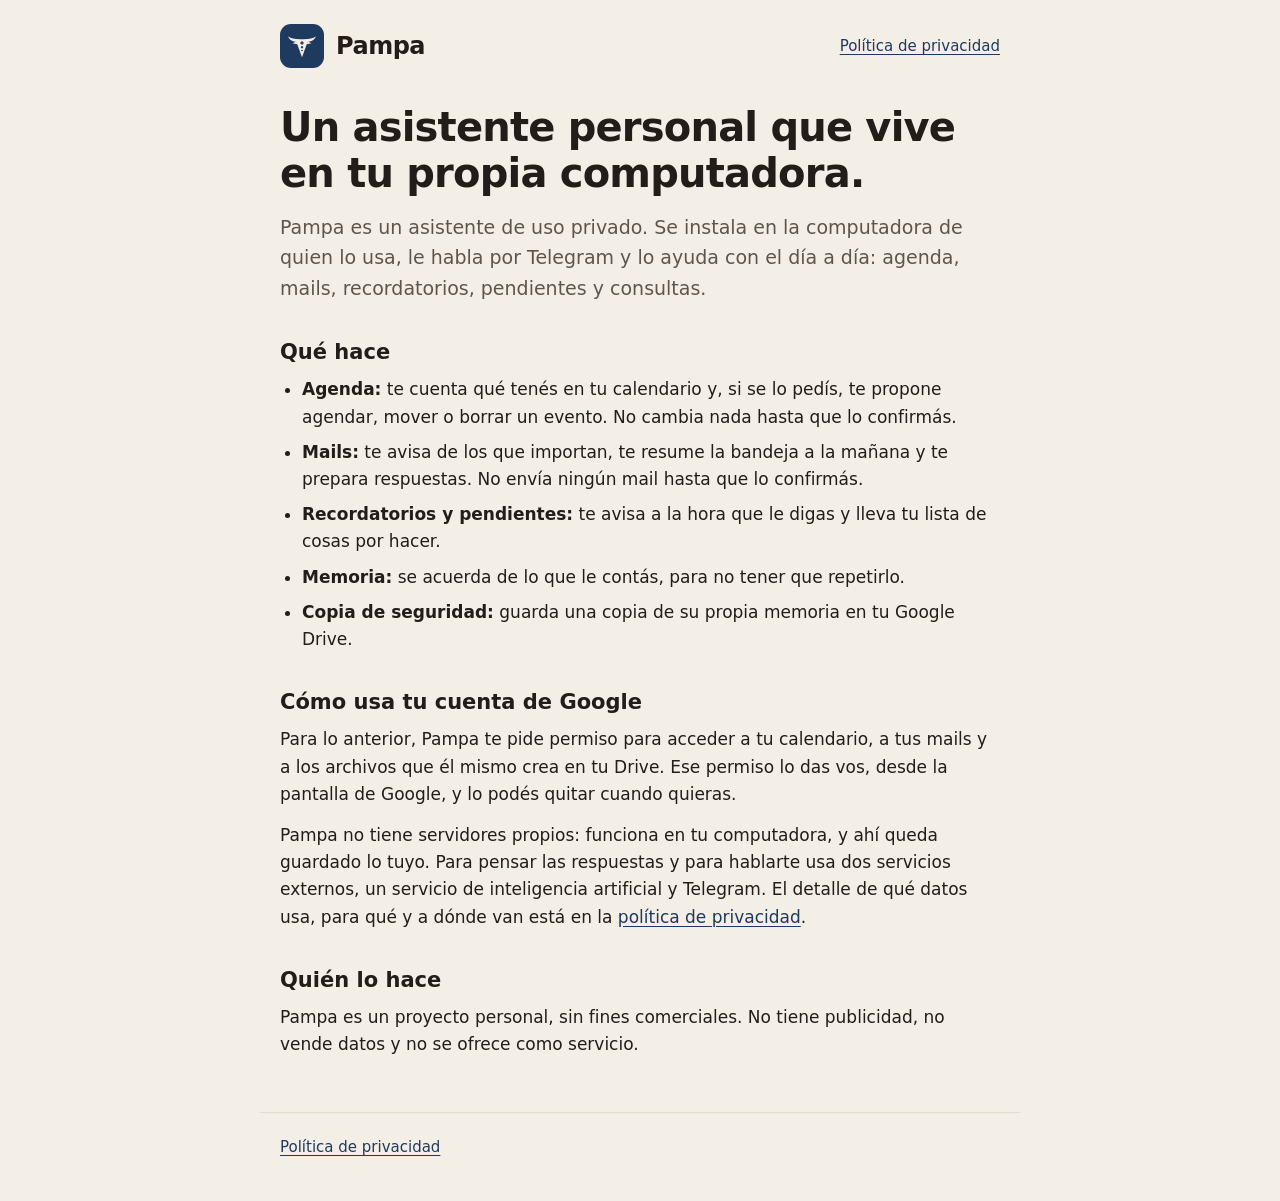
<file: index.html>
<!doctype html>
<html lang="es">
<head>
<meta charset="utf-8">
<meta name="viewport" content="width=device-width, initial-scale=1">
<title>Pampa · Asistente personal</title>
<meta name="description" content="Pampa es un asistente personal de uso privado que corre en la computadora de quien lo usa.">
<link rel="icon" href="icono.svg" type="image/svg+xml">
<link rel="stylesheet" href="estilo.css">
</head>
<body>
<header class="cabecera">
  <a class="marca" href="./"><img src="icono.svg" alt="" width="44" height="44"><span>Pampa</span></a>
  <nav><a href="privacidad.html">Política de privacidad</a></nav>
</header>

<main>
  <h1>Un asistente personal que vive en tu propia computadora.</h1>
  <p class="bajada">Pampa es un asistente de uso privado. Se instala en la computadora de quien lo usa, le habla por Telegram y lo ayuda con el día a día: agenda, mails, recordatorios, pendientes y consultas.</p>

  <h2>Qué hace</h2>
  <ul>
    <li><strong>Agenda:</strong> te cuenta qué tenés en tu calendario y, si se lo pedís, te propone agendar, mover o borrar un evento. No cambia nada hasta que lo confirmás.</li>
    <li><strong>Mails:</strong> te avisa de los que importan, te resume la bandeja a la mañana y te prepara respuestas. No envía ningún mail hasta que lo confirmás.</li>
    <li><strong>Recordatorios y pendientes:</strong> te avisa a la hora que le digas y lleva tu lista de cosas por hacer.</li>
    <li><strong>Memoria:</strong> se acuerda de lo que le contás, para no tener que repetirlo.</li>
    <li><strong>Copia de seguridad:</strong> guarda una copia de su propia memoria en tu Google Drive.</li>
  </ul>

  <h2>Cómo usa tu cuenta de Google</h2>
  <p>Para lo anterior, Pampa te pide permiso para acceder a tu calendario, a tus mails y a los archivos que él mismo crea en tu Drive. Ese permiso lo das vos, desde la pantalla de Google, y lo podés quitar cuando quieras.</p>
  <p>Pampa no tiene servidores propios: funciona en tu computadora, y ahí queda guardado lo tuyo. Para pensar las respuestas y para hablarte usa dos servicios externos, un servicio de inteligencia artificial y Telegram. El detalle de qué datos usa, para qué y a dónde van está en la <a href="privacidad.html">política de privacidad</a>.</p>

  <h2>Quién lo hace</h2>
  <p>Pampa es un proyecto personal, sin fines comerciales. No tiene publicidad, no vende datos y no se ofrece como servicio.</p>
</main>

<footer>
  <a href="privacidad.html">Política de privacidad</a>
</footer>
</body>
</html>
</file>
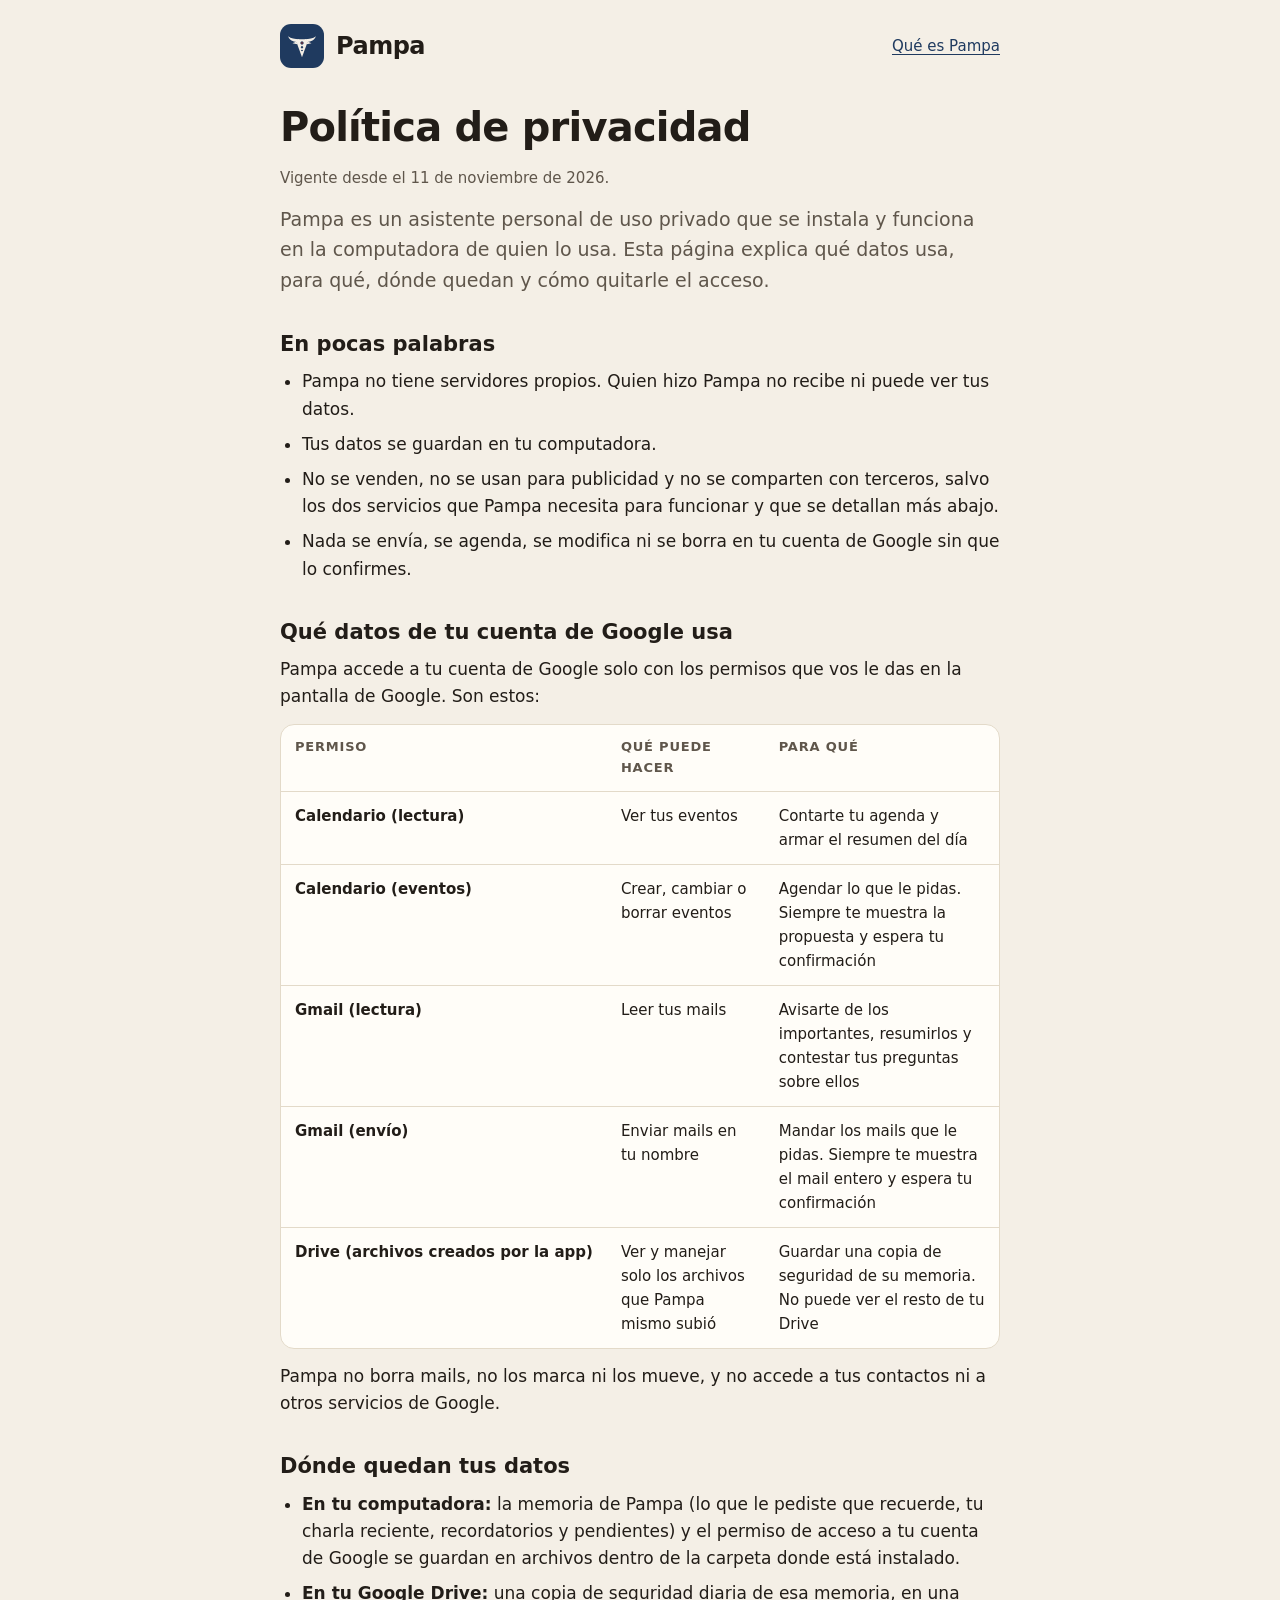
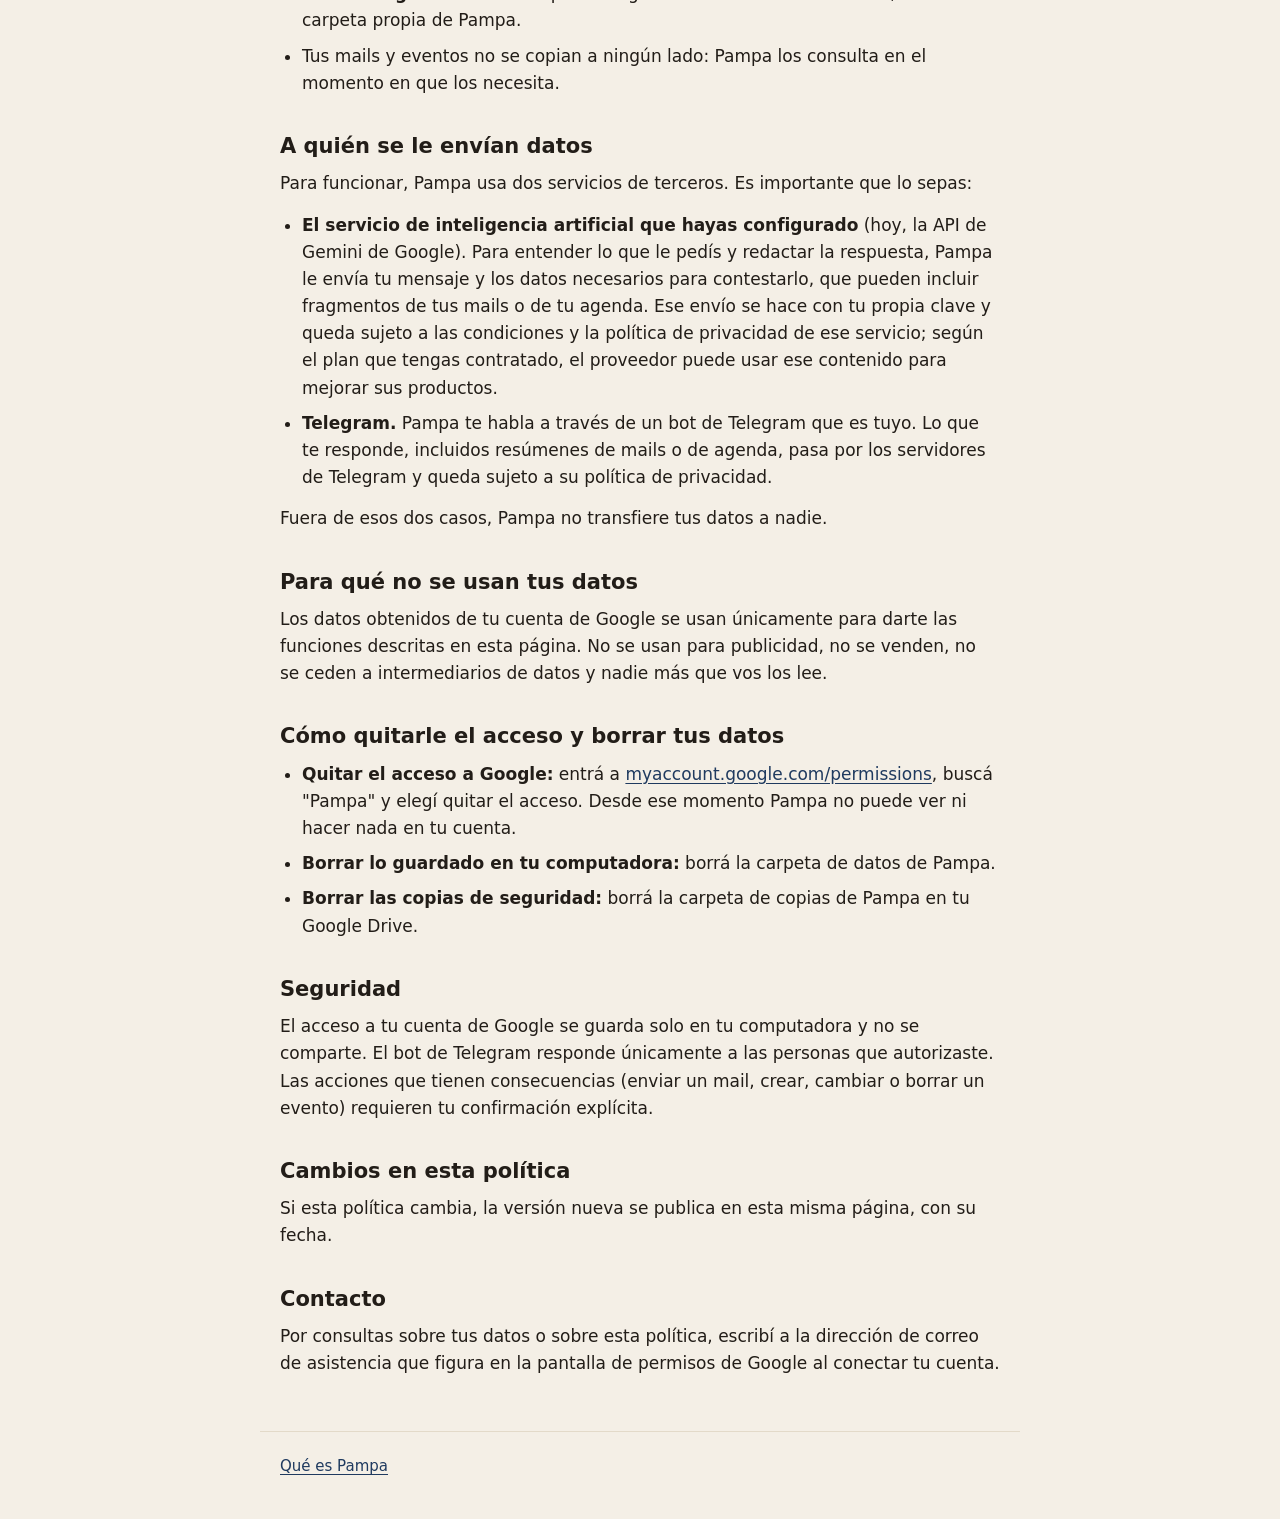
<file: privacidad.html>
<!doctype html>
<html lang="es">
<head>
<meta charset="utf-8">
<meta name="viewport" content="width=device-width, initial-scale=1">
<title>Política de privacidad · Pampa</title>
<meta name="description" content="Qué datos usa Pampa, para qué, dónde quedan guardados y cómo quitarle el acceso.">
<link rel="icon" href="icono.svg" type="image/svg+xml">
<link rel="stylesheet" href="estilo.css">
</head>
<body>
<header class="cabecera">
  <a class="marca" href="./"><img src="icono.svg" alt="" width="44" height="44"><span>Pampa</span></a>
  <nav><a href="./">Qué es Pampa</a></nav>
</header>

<main>
  <h1>Política de privacidad</h1>
  <p class="fecha">Vigente desde el 11 de noviembre de 2026.</p>

  <p class="bajada">Pampa es un asistente personal de uso privado que se instala y funciona en la computadora de quien lo usa. Esta página explica qué datos usa, para qué, dónde quedan y cómo quitarle el acceso.</p>

  <h2>En pocas palabras</h2>
  <ul>
    <li>Pampa no tiene servidores propios. Quien hizo Pampa no recibe ni puede ver tus datos.</li>
    <li>Tus datos se guardan en tu computadora.</li>
    <li>No se venden, no se usan para publicidad y no se comparten con terceros, salvo los dos servicios que Pampa necesita para funcionar y que se detallan más abajo.</li>
    <li>Nada se envía, se agenda, se modifica ni se borra en tu cuenta de Google sin que lo confirmes.</li>
  </ul>

  <h2>Qué datos de tu cuenta de Google usa</h2>
  <p>Pampa accede a tu cuenta de Google solo con los permisos que vos le das en la pantalla de Google. Son estos:</p>
  <div class="tabla">
  <table>
    <thead>
      <tr><th>Permiso</th><th>Qué puede hacer</th><th>Para qué</th></tr>
    </thead>
    <tbody>
      <tr><td>Calendario (lectura)</td><td>Ver tus eventos</td><td>Contarte tu agenda y armar el resumen del día</td></tr>
      <tr><td>Calendario (eventos)</td><td>Crear, cambiar o borrar eventos</td><td>Agendar lo que le pidas. Siempre te muestra la propuesta y espera tu confirmación</td></tr>
      <tr><td>Gmail (lectura)</td><td>Leer tus mails</td><td>Avisarte de los importantes, resumirlos y contestar tus preguntas sobre ellos</td></tr>
      <tr><td>Gmail (envío)</td><td>Enviar mails en tu nombre</td><td>Mandar los mails que le pidas. Siempre te muestra el mail entero y espera tu confirmación</td></tr>
      <tr><td>Drive (archivos creados por la app)</td><td>Ver y manejar solo los archivos que Pampa mismo subió</td><td>Guardar una copia de seguridad de su memoria. No puede ver el resto de tu Drive</td></tr>
    </tbody>
  </table>
  </div>
  <p>Pampa no borra mails, no los marca ni los mueve, y no accede a tus contactos ni a otros servicios de Google.</p>

  <h2>Dónde quedan tus datos</h2>
  <ul>
    <li><strong>En tu computadora:</strong> la memoria de Pampa (lo que le pediste que recuerde, tu charla reciente, recordatorios y pendientes) y el permiso de acceso a tu cuenta de Google se guardan en archivos dentro de la carpeta donde está instalado.</li>
    <li><strong>En tu Google Drive:</strong> una copia de seguridad diaria de esa memoria, en una carpeta propia de Pampa.</li>
    <li>Tus mails y eventos no se copian a ningún lado: Pampa los consulta en el momento en que los necesita.</li>
  </ul>

  <h2>A quién se le envían datos</h2>
  <p>Para funcionar, Pampa usa dos servicios de terceros. Es importante que lo sepas:</p>
  <ul>
    <li><strong>El servicio de inteligencia artificial que hayas configurado</strong> (hoy, la API de Gemini de Google). Para entender lo que le pedís y redactar la respuesta, Pampa le envía tu mensaje y los datos necesarios para contestarlo, que pueden incluir fragmentos de tus mails o de tu agenda. Ese envío se hace con tu propia clave y queda sujeto a las condiciones y la política de privacidad de ese servicio; según el plan que tengas contratado, el proveedor puede usar ese contenido para mejorar sus productos.</li>
    <li><strong>Telegram.</strong> Pampa te habla a través de un bot de Telegram que es tuyo. Lo que te responde, incluidos resúmenes de mails o de agenda, pasa por los servidores de Telegram y queda sujeto a su política de privacidad.</li>
  </ul>
  <p>Fuera de esos dos casos, Pampa no transfiere tus datos a nadie.</p>

  <h2>Para qué no se usan tus datos</h2>
  <p>Los datos obtenidos de tu cuenta de Google se usan únicamente para darte las funciones descritas en esta página. No se usan para publicidad, no se venden, no se ceden a intermediarios de datos y nadie más que vos los lee.</p>

  <h2>Cómo quitarle el acceso y borrar tus datos</h2>
  <ul>
    <li><strong>Quitar el acceso a Google:</strong> entrá a <a href="https://myaccount.google.com/permissions">myaccount.google.com/permissions</a>, buscá "Pampa" y elegí quitar el acceso. Desde ese momento Pampa no puede ver ni hacer nada en tu cuenta.</li>
    <li><strong>Borrar lo guardado en tu computadora:</strong> borrá la carpeta de datos de Pampa.</li>
    <li><strong>Borrar las copias de seguridad:</strong> borrá la carpeta de copias de Pampa en tu Google Drive.</li>
  </ul>

  <h2>Seguridad</h2>
  <p>El acceso a tu cuenta de Google se guarda solo en tu computadora y no se comparte. El bot de Telegram responde únicamente a las personas que autorizaste. Las acciones que tienen consecuencias (enviar un mail, crear, cambiar o borrar un evento) requieren tu confirmación explícita.</p>

  <h2>Cambios en esta política</h2>
  <p>Si esta política cambia, la versión nueva se publica en esta misma página, con su fecha.</p>

  <h2>Contacto</h2>
  <p>Por consultas sobre tus datos o sobre esta política, escribí a la dirección de correo de asistencia que figura en la pantalla de permisos de Google al conectar tu cuenta.</p>
</main>

<footer>
  <a href="./">Qué es Pampa</a>
</footer>
</body>
</html>
</file>
<file: estilo.css>
:root {
  --fondo: #f4efe6; --tarjeta: #fffdf8; --borde: #e3dac9; --texto: #221d18; --suave: #5f564b;
  --azul: #1f3a5f; --link: #1f3a5f; --rojo: #b3261e;
}
@media (prefers-color-scheme: dark) {
  :root {
    --fondo: #14110f; --tarjeta: #1e1a17; --borde: #332c26; --texto: #f1e9dc; --suave: #b1a698;
    --azul: #2f5a94; --link: #9cbdea; --rojo: #ee7d74;
  }
}
* { box-sizing: border-box; }
html { -webkit-text-size-adjust: 100%; }
body {
  margin: 0; background: var(--fondo); color: var(--texto);
  font: 17px/1.6 system-ui, -apple-system, "Segoe UI", Roboto, sans-serif;
}
.cabecera, main, footer { max-width: 760px; margin: 0 auto; padding-left: 20px; padding-right: 20px; }
.cabecera { display: flex; align-items: center; justify-content: space-between; gap: 16px; flex-wrap: wrap; padding-top: 24px; padding-bottom: 8px; }
.marca { display: flex; align-items: center; gap: 12px; text-decoration: none; color: var(--texto); font-weight: 800; font-size: 24px; letter-spacing: -0.5px; }
.marca img { border-radius: 11px; display: block; }
nav a, footer a { color: var(--link); font-size: 15px; }
main { padding-top: 28px; padding-bottom: 40px; }
h1 { font-size: clamp(28px, 6vw, 40px); line-height: 1.15; letter-spacing: -0.8px; margin: 0 0 16px; text-wrap: balance; }
h2 { font-size: 21px; line-height: 1.3; margin: 36px 0 10px; }
p { margin: 0 0 14px; }
.bajada { font-size: 19px; color: var(--suave); }
.fecha { color: var(--suave); font-size: 15px; }
ul { margin: 0 0 14px; padding-left: 22px; }
li { margin-bottom: 8px; }
a { color: var(--link); text-underline-offset: 3px; }
a:hover { text-decoration-thickness: 2px; }
.tabla { overflow-x: auto; margin: 0 0 14px; border: 1px solid var(--borde); border-radius: 14px; background: var(--tarjeta); }
table { border-collapse: collapse; width: 100%; min-width: 560px; font-size: 15px; }
th, td { text-align: left; vertical-align: top; padding: 12px 14px; border-bottom: 1px solid var(--borde); }
th { font-size: 13px; text-transform: uppercase; letter-spacing: 0.8px; color: var(--suave); }
tr:last-child td { border-bottom: 0; }
td:first-child { font-weight: 650; white-space: nowrap; }
footer { border-top: 1px solid var(--borde); padding-top: 20px; padding-bottom: 40px; }
</file>
